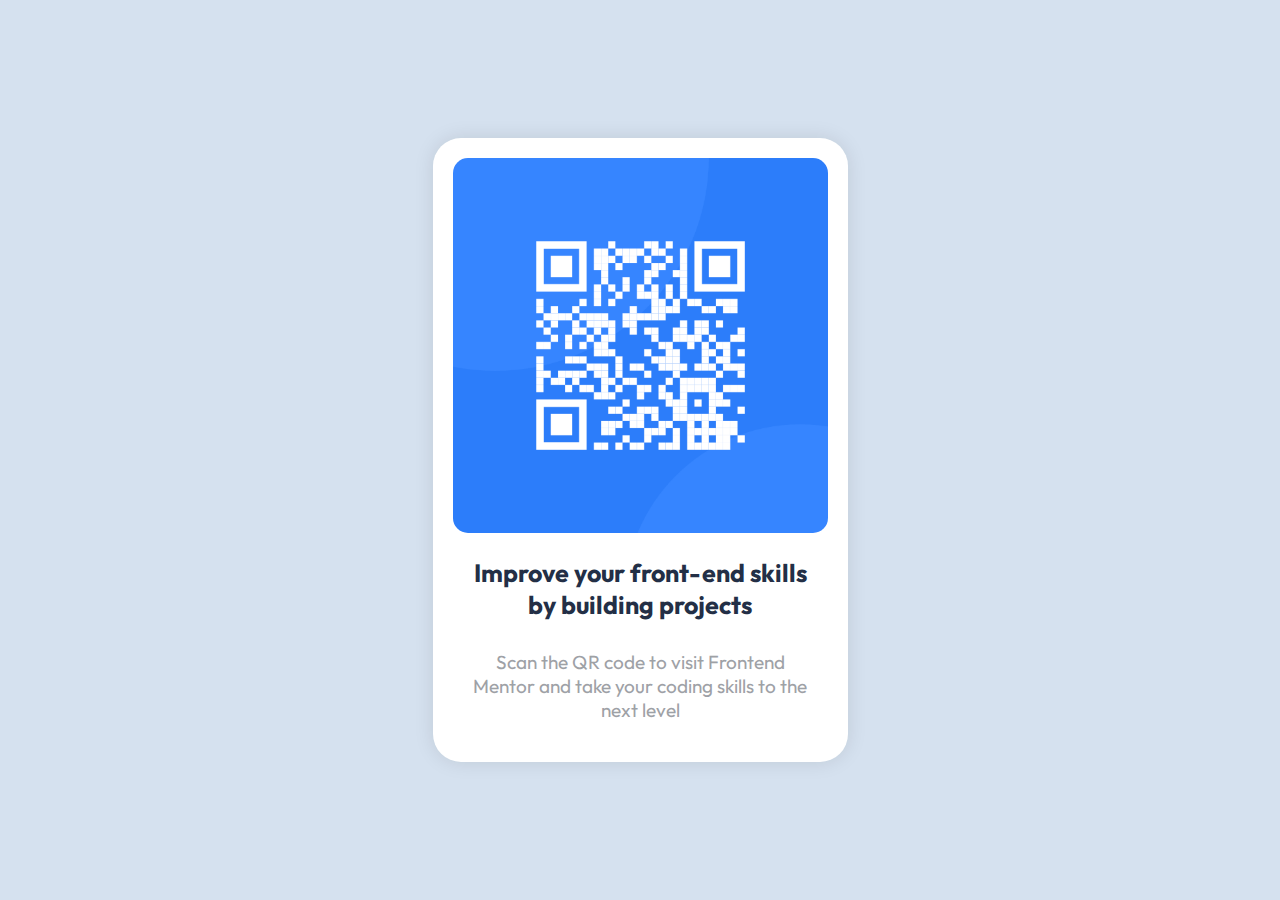
<file: index.html>
<!DOCTYPE html>
<html lang="en">
<head>
  <meta charset="UTF-8">
  <meta name="viewport" content="width=device-width, initial-scale=1.0"> <!-- displays site properly based on user's device -->
  <link rel="preconnect" href="https://fonts.googleapis.com">
  <link rel="preconnect" href="https://fonts.gstatic.com" crossorigin>
  <link href="https://fonts.googleapis.com/css2?family=Outfit:wght@100..900&display=swap" rel="stylesheet">
  <link rel="icon" type="image/png" sizes="32x32" href="./images/favicon-32x32.png">
  
  <title>Frontend Mentor | QR code component</title>

  <!-- Feel free to remove these styles or customise in your own stylesheet 👍 -->
  <style>
    *{
      box-sizing: border-box;
    }
    body {
      font-family: 'Poppins', sans-serif;
      margin: 0;
      padding: 0;
      display: flex;
      justify-content: center;
      align-items: center;
      height: 100vh;
      flex-direction: column;
      background-color: #d5e1ef;
    }
    img {
      width: 100%;
      
      border-radius: 15px;
    }
  .card {
      box-shadow: 0 0 20px rgba(0, 0, 0, 0.1);
      border-radius: 28px;
      overflow: hidden;
      padding: 20px;
      background-color: white;
      max-width: 415px;

    }
    .card-body {
      text-align: center;
      margin: 20px ;

    }
    .card-body h1 {
      font-size: 25px;
      color: #232f46;
      font-family: 'outfit', sans-serif;


    }
    .card-body p {
      margin-top: 1.8rem;
      font-size: 19px;
      color: #9ea1a6;
      font-family: 'outfit', sans-serif;
      margin-bottom: 20px;

    }
    @media screen and (max-width: 375px) {
      .card {
        max-width: 90%;
        margin: 0px;
        padding: 15px;
      }
     
      .card-body h1 {
        font-size: 21px;
      }
      .card-body p {
        font-size: 16px;
      }
      
    }
  </style>
</head>


<div class="card">
<img src="./images/image-qr-code.png" alt="">
<div class="card-body">
  <h1>Improve your front-end skills by building projects</h1>
  <p>Scan the QR code to visit Frontend Mentor and take your coding skills to the next level</p>
</div>
</div>
<body>

</body>
</html>
</file>
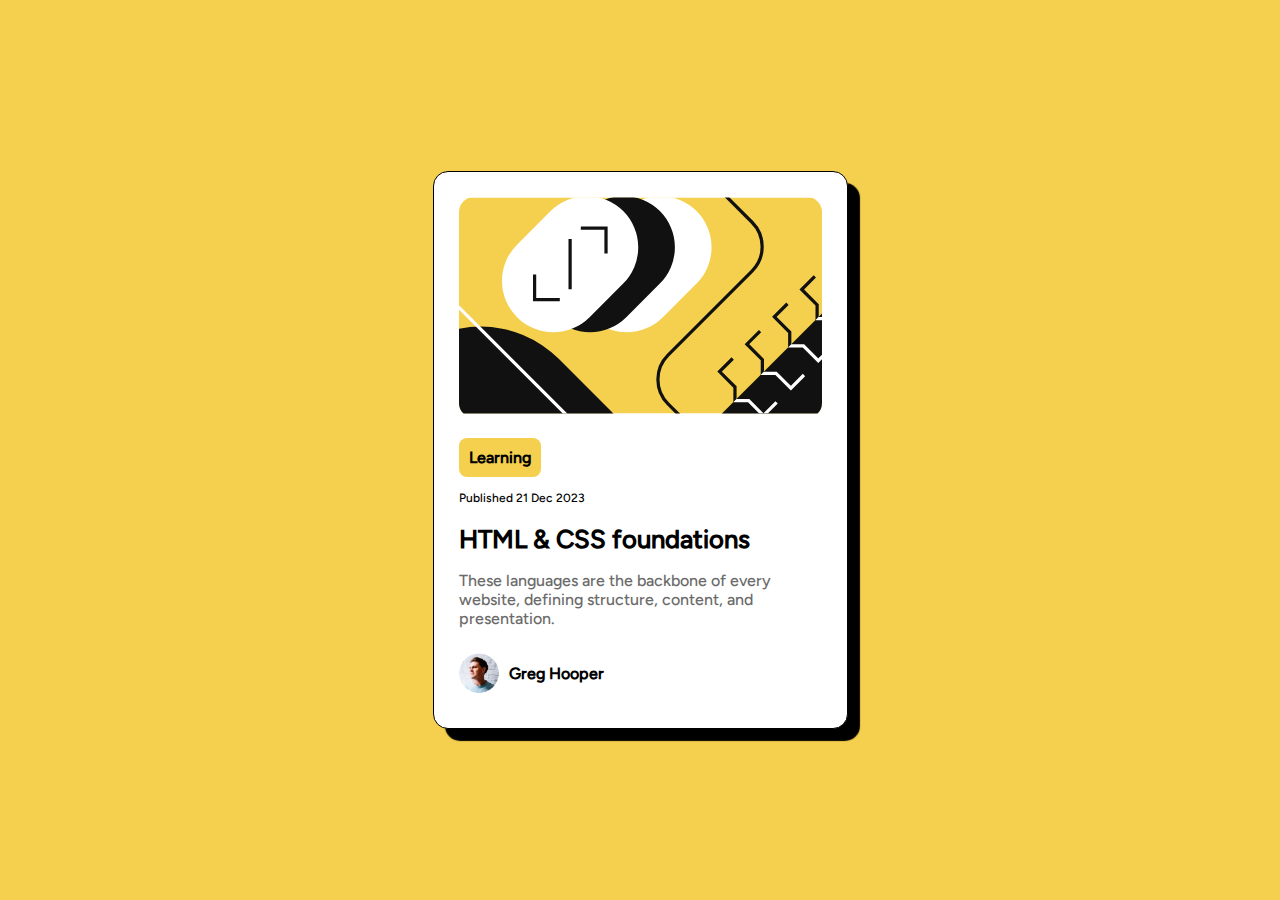
<file: blog-preview-card/index.html>
<!DOCTYPE html>
<html lang="en">

<head>
  <meta charset="UTF-8">
  <meta name="viewport" content="width=device-width, initial-scale=1.0">
  <!-- displays site properly based on user's device -->

  <link rel="icon" type="image/png" sizes="32x32" href="./assets/images/favicon-32x32.png">
  <link rel="stylesheet" href="./style.css">
  <title>Frontend Mentor | Blog preview card</title>
</head>

<body>

  <main>
    <div class="img-container"> 
      <img src="./assets/images/illustration-article.svg" alt="">
    </div>
    <div class="card-body">
      <div class="tags"><span class="tag">Learning</span></div>
      <span class="date">Published 21 Dec 2023</span>
      <h1>HTML & CSS foundations</h1>
      <p>
        These languages are the backbone of every website, defining structure, content, and presentation.
      </p>
    </div>
    <div class="card-footer">
      <img src="./assets/images/image-avatar.webp" alt="avatar">
      <span class="card-author"> Greg Hooper</span>
    </div>
  </main>
</body>

</html>
</file>
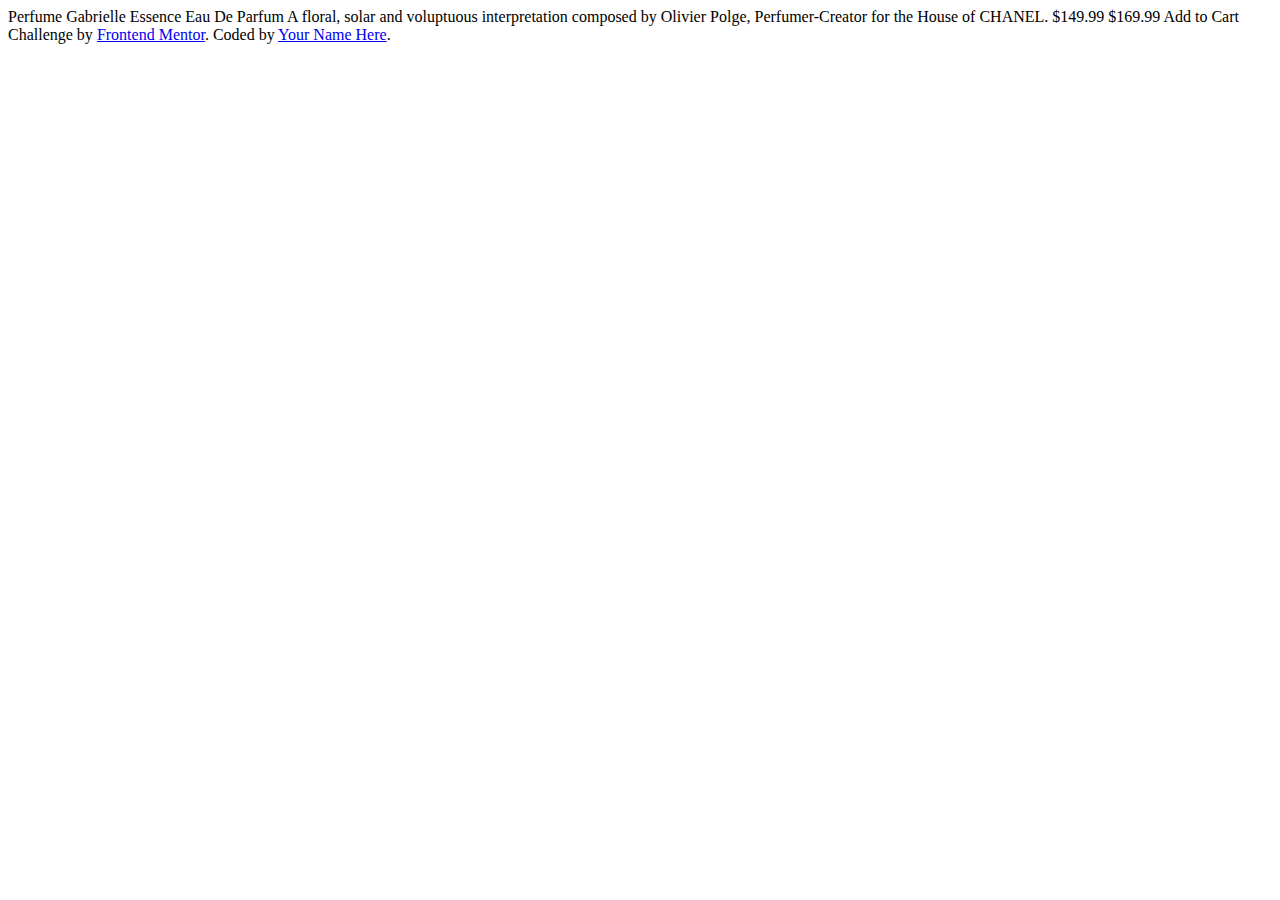
<file: product-preview-card-component/index.html>
<!DOCTYPE html>
<html lang="en">
<head>
  <meta charset="UTF-8">
  <meta name="viewport" content="width=device-width, initial-scale=1.0"> <!-- displays site properly based on user's device -->

  <link rel="icon" type="image/png" sizes="32x32" href="./images/favicon-32x32.png">
  
  <title>Frontend Mentor | Product preview card component</title>

  <!-- Feel free to remove these styles or customise in your own stylesheet 👍 -->
  
</head>
<body>

  Perfume

  Gabrielle Essence Eau De Parfum

  A floral, solar and voluptuous interpretation composed by Olivier Polge, 
  Perfumer-Creator for the House of CHANEL.

  $149.99
  $169.99

  Add to Cart
  
  <div class="attribution">
    Challenge by <a href="https://www.frontendmentor.io?ref=challenge" target="_blank">Frontend Mentor</a>. 
    Coded by <a href="#">Your Name Here</a>.
  </div>
</body>
</html>
</file>
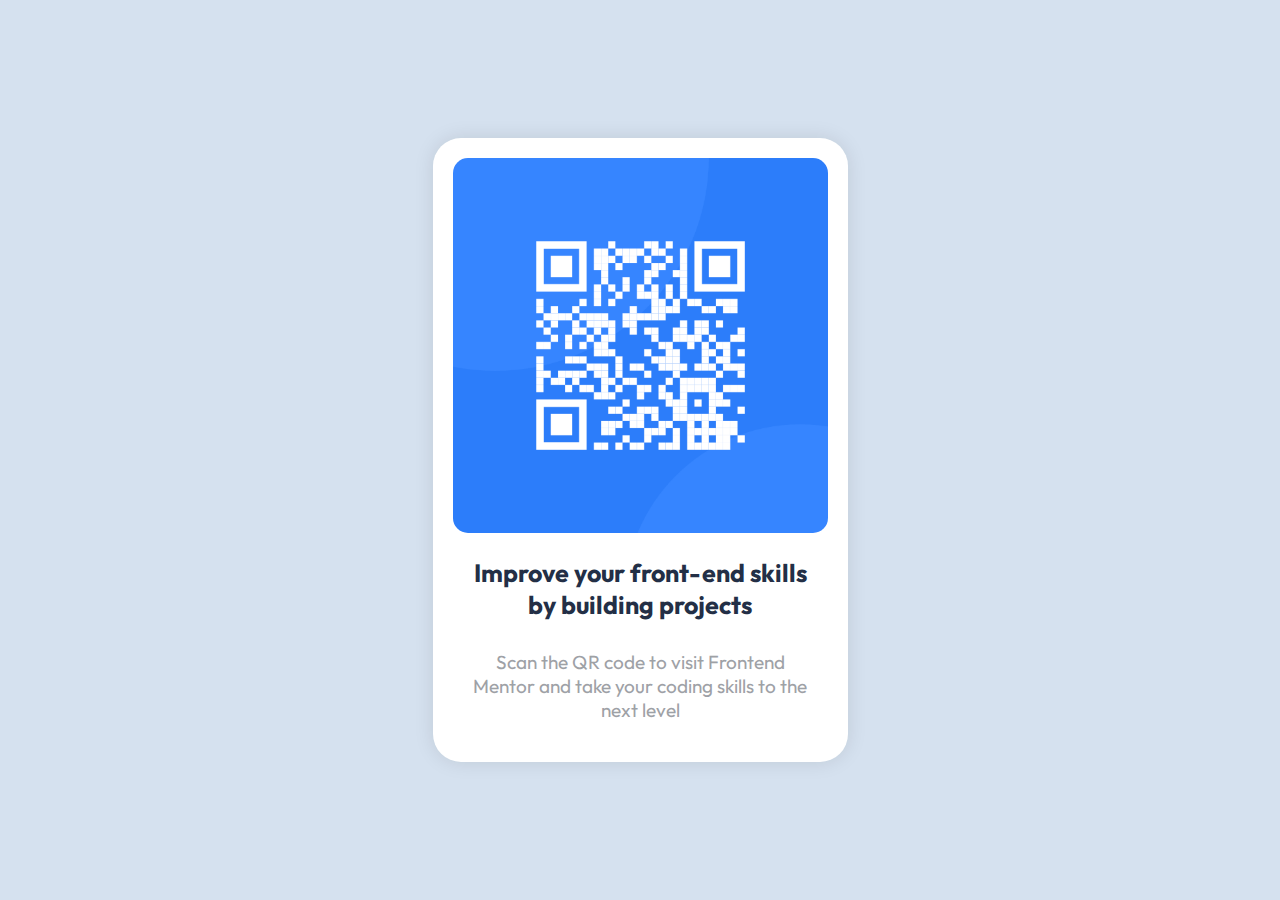
<file: qr-code-component/index.html>
<!DOCTYPE html>
<html lang="en">
<head>
  <meta charset="UTF-8">
  <meta name="viewport" content="width=device-width, initial-scale=1.0"> <!-- displays site properly based on user's device -->
  <link rel="preconnect" href="https://fonts.googleapis.com">
  <link rel="preconnect" href="https://fonts.gstatic.com" crossorigin>
  <link href="https://fonts.googleapis.com/css2?family=Outfit:wght@100..900&display=swap" rel="stylesheet">
  <link rel="icon" type="image/png" sizes="32x32" href="./images/favicon-32x32.png">
  
  <title>Frontend Mentor | QR code component</title>

  <!-- Feel free to remove these styles or customise in your own stylesheet 👍 -->
  <style>
    *{
      box-sizing: border-box;
    }
    body {
      font-family: 'Poppins', sans-serif;
      margin: 0;
      padding: 0;
      display: flex;
      justify-content: center;
      align-items: center;
      height: 100vh;
      flex-direction: column;
      background-color: #d5e1ef;
    }
    img {
      width: 100%;
      
      border-radius: 15px;
    }
  .card {
      box-shadow: 0 0 20px rgba(0, 0, 0, 0.1);
      border-radius: 28px;
      overflow: hidden;
      padding: 20px;
      background-color: white;
      max-width: 415px;

    }
    .card-body {
      text-align: center;
      margin: 20px ;

    }
    .card-body h1 {
      font-size: 25px;
      color: #232f46;
      font-family: 'outfit', sans-serif;


    }
    .card-body p {
      margin-top: 1.8rem;
      font-size: 19px;
      color: #9ea1a6;
      font-family: 'outfit', sans-serif;
      margin-bottom: 20px;

    }
    @media screen and (max-width: 375px) {
      .card {
        max-width: 90%;
        margin: 0px;
        padding: 15px;
      }
     
      .card-body h1 {
        font-size: 21px;
      }
      .card-body p {
        font-size: 16px;
      }
      
    }
  </style>
</head>


<main class="card">
<img src="./images/image-qr-code.png" alt="">
<div class="card-body">
  <h1>Improve your front-end skills by building projects</h1>
  <p>Scan the QR code to visit Frontend Mentor and take your coding skills to the next level</p>
</div>
</main>
<body>

</body>
</html>
</file>
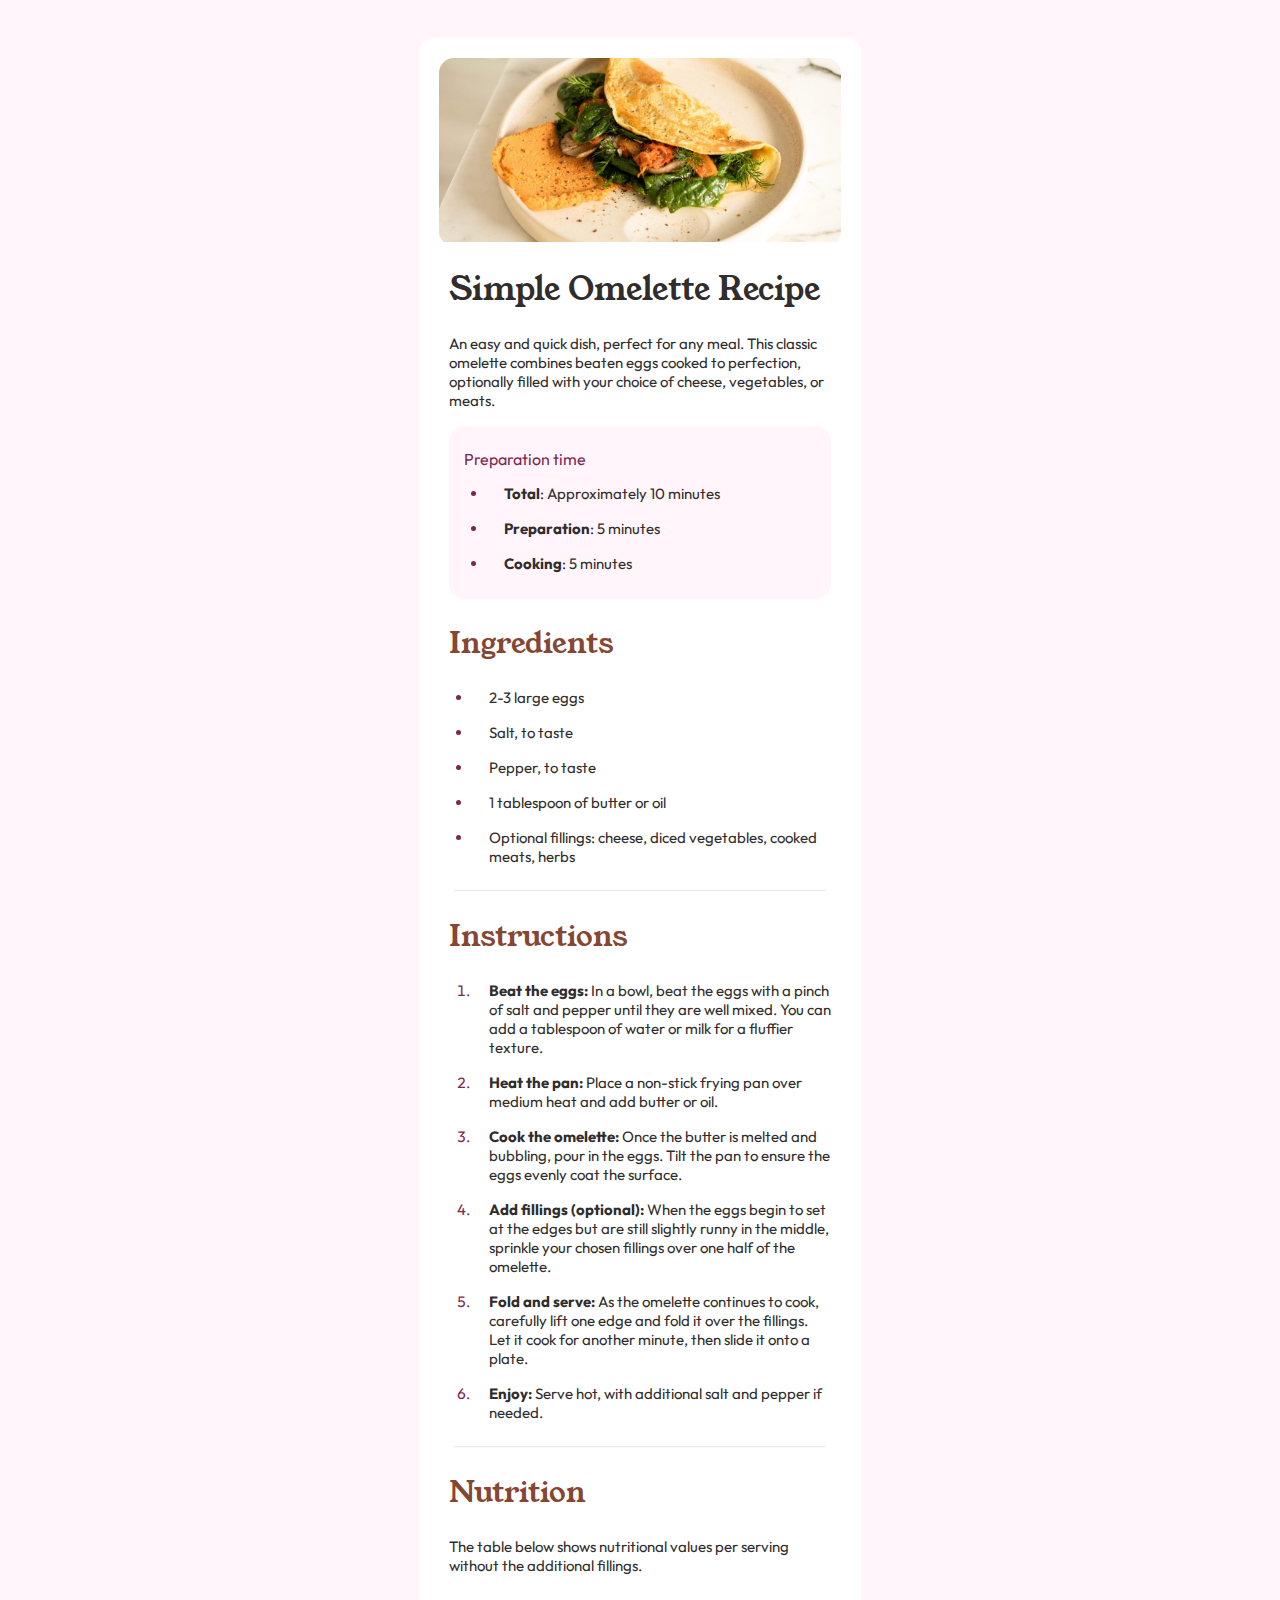
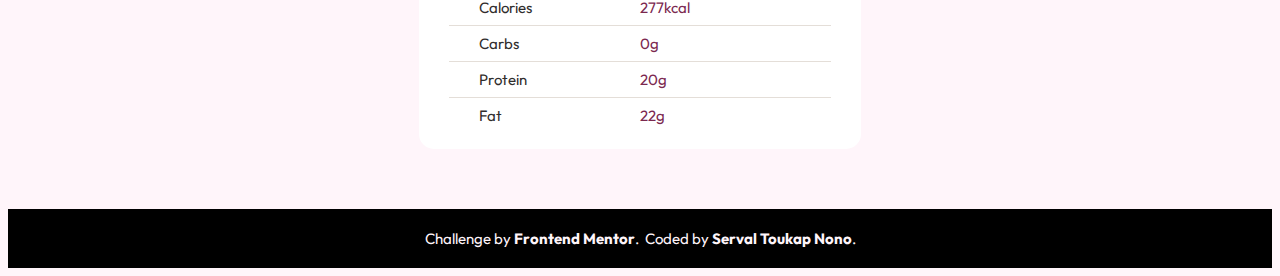
<file: recipe-page/index.html>
<!DOCTYPE html>
<html lang="en">
<head>
  <meta charset="UTF-8">
  <meta name="viewport" content="width=device-width, initial-scale=1.0"> <!-- displays site properly based on user's device -->

  <link rel="icon" type="image/png" sizes="32x32" href="./assets/images/favicon-32x32.png">
  <link rel="stylesheet" href="style.css">
  <title>Frontend Mentor | Recipe page</title>
</head>
<body>

<main>
  <header>
    <img src="./assets/images/image-omelette.jpeg" alt="">
  </header>

 <section class="recipe">
  <h1>Simple Omelette Recipe</h1>
  <p class="intro">
    An easy and quick dish, perfect for any meal. This classic omelette combines beaten eggs cooked 
    to perfection, optionally filled with your choice of cheese, vegetables, or meats.
  </p>
  <section class="prep-time">
    <h2>  Preparation time
    </h2>
    <ul>
      <li>  <strong>Total</strong>: Approximately 10 minutes
      </li>
      <li>  <strong>Preparation</strong>: 5 minutes
      </li>
      <li>  <strong>Cooking</strong>: 5 minutes
      </li>
    </ul>
  </section>
  <section>
    <h2>
      Ingredients
    </h2>
    <ul>
      <li>2-3 large eggs</li>
      <li>Salt, to taste</li>
      <li>Pepper, to taste</li>
      <li>1 tablespoon of butter or oil</li>
      <li>Optional fillings: cheese, diced vegetables, cooked meats, herbs</li>
    </ul>    
  </section>
  <hr>
  <section>
    <h2>Instructions</h2>
    <ol>
      <li><strong>Beat the eggs:</strong> In a bowl, beat the eggs with a pinch of salt and pepper until they are well mixed. 
        You can add a tablespoon of water or milk for a fluffier texture.
      </li>
      <li><strong>Heat the pan:</strong> Place a non-stick frying pan over medium heat and add butter or oil.</li>
      <li><strong>Cook the omelette:</strong> Once the butter is melted and bubbling, pour in the eggs. Tilt the pan to ensure 
        the eggs evenly coat the surface.
      </li>
      <li><strong>Add fillings (optional):</strong> When the eggs begin to set at the edges but are still slightly runny in the 
        middle, sprinkle your chosen fillings over one half of the omelette.
      </li>
      <li><strong>Fold and serve:</strong> As the omelette continues to cook, carefully lift one edge and fold it over the 
        fillings. Let it cook for another minute, then slide it onto a plate.
      </li>
      <li><strong>Enjoy:</strong> Serve hot, with additional salt and pepper if needed.</li>
    </ol>
    
  </section>
<hr>
<section>
  <h2>Nutrition</h2>
  <p>
    The table below shows nutritional values per serving without the additional fillings.
  </p>
  <table>
    <table>
      
      <tbody>
        <tr>
          <td>Calories</td>
          <td>277kcal</td>
        </tr>
        <tr>
          <td>Carbs</td>
          <td>0g</td>
        </tr>
        <tr>
          <td>Protein</td>
          <td>20g</td>
        </tr>
        <tr>
          <td>Fat</td>
          <td>22g</td>
        </tr>
      </tbody>
    </table>
    
  </table>
</section>
  
 </section>
</main>

<footer class="attribution">
  
    Challenge by
    <a href="https://www.frontendmentor.io?ref=challenge" target="_blank"
      >Frontend Mentor</a
    >.&nbsp
    Coded by
    <a href="https://www.frontendmentor.io/profile/deusPride"
      >Serval Toukap Nono</a
    >.
</footer>
</body>
</html>
</file>
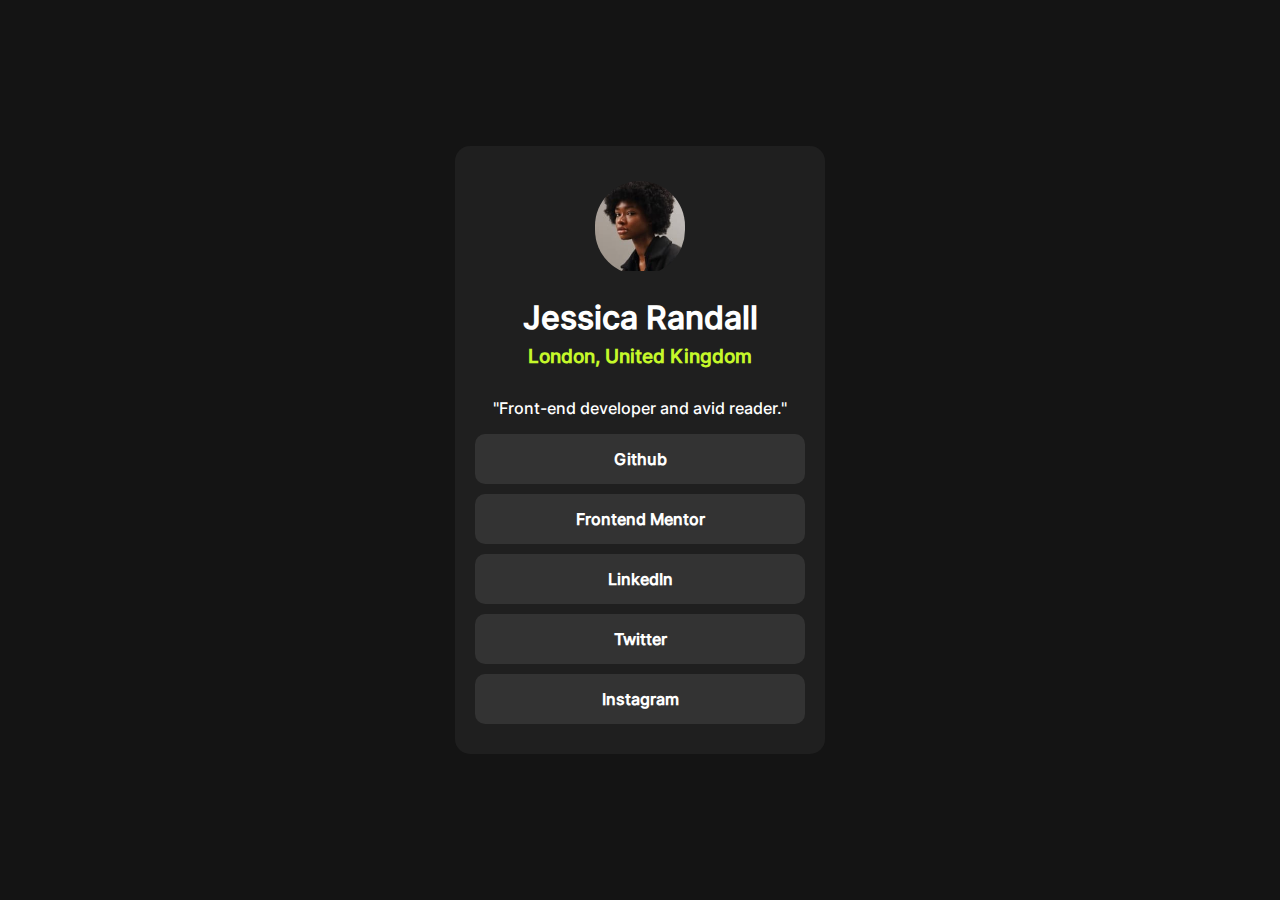
<file: social-links-profile/index.html>
<!DOCTYPE html>
<html lang="en">

<head>
  <meta charset="UTF-8">
  <meta name="viewport" content="width=device-width, initial-scale=1.0">
  <!-- displays site properly based on user's device -->
  <link rel="stylesheet" href="./style.css">
  <link rel="icon" type="image/png" sizes="32x32" href="./assets/images/favicon-32x32.png">
  <title>Frontend Mentor | Social links profile</title>
</head>

<body>
  <main>
    <header>
      <div class="img-container">
        <img src="./assets/images/avatar-jessica.jpeg" alt="profile picture">
      </div>
      <div class="infos">
        <h1>Jessica Randall</h1>
        <h3>London, United Kingdom</h3>
      </div>
      

    </header>
    <p>"Front-end developer and avid reader."</p>

    <nav>
      <div class="nav-link"><a href="#">Github</a></div>
      <div class="nav-link"><a href="#">Frontend Mentor</a></div>
      <div class="nav-link"><a href="#">LinkedIn</a></div>
      <div class="nav-link"><a href="#">Twitter</a></div>
      <div class="nav-link"><a href="#">Instagram</a></div>
    </nav>
  </main>

</body>

</html>
</file>
<file: blog-preview-card/style.css>
@font-face {
    font-family: Figtree;
    src: url('./assets/fonts/Figtree-VariableFont_wght.ttf');
    font-weight: 500;
}


*{
    box-sizing: border-box;
    transition: all 0.5s ease;
}

body{
    background-color: hsl(47, 88%, 63%);
    font-family: Figtree;
    margin: 0;
    padding: 0;
    display: flex;
    justify-content: center;
    align-items: center;
    height: 100vh;
    flex-direction: column;
    
  }
  main{
    background-color: white;
    border-radius: 15px;
    box-shadow: 12px 12px 1px rgba(0, 0, 0, 1);
    padding: 25px;
    max-width: 415px;
    border: 1px solid #000;
  }
  img{
    width: 100%;
    cursor: pointer;
}
  .card-body{
    margin-bottom: 15px;
    flex-direction: column;
  }
  span{
    margin-top: 20px;
    margin-bottom: 20px;
  }
  .card-body .date{
    font-size: 12px;
  }
    .tag{
    display: inline-block;
    background-color:hsl(47, 88%, 63%); 
    padding: 10px;
    font-weight: bold;
    border-radius: 8px;
    margin-bottom: 10px;
  }
  .card-body h1{
    font-size: 1.6rem;
    font-weight: 800;
}
.img-container{
    overflow: hidden;
    border-radius: 15px;

  } 
  .img-container img:hover{
    transform: scale(1.2);

  }
  .card-body p{
    color: hsl(0, 0%, 42%);
    font-size: 16px;
  }
  .card-footer{
    display: flex;
    align-items: center;
    gap:10px;
    font-weight: 800;
  }
  .card-footer img{
    width: 40px;
    height: 40px;
    border-radius: 50%;
  }
  .card-body h1:hover{
    font-size: 1.7rem;
    margin-top: 10px;
}
  @media screen and (max-width: 375px){
    main{
      width: 90%;
      margin: 15px;
    }
    .card-body h1{
        font-size: 1.1rem;
    }
    .card-body p{
        font-size: 1rem;
    }
    
  }
</file>
<file: recipe-page/style.css>
@font-face {
  font-family: Outfit;
  src: url('./assets/fonts/outfit/Outfit-VariableFont_wght.ttf');
}

@font-face {
  font-family: YoundSerif;
  src: url('./assets/fonts/young-serif/YoungSerif-Regular.ttf');
}

* {
  box-sizing: border-box;
  transition: all 0.5s ease;
  font-family: Outfit;

}

body {
  background-color: hsl(330, 100%, 98%);
  display: flex;
  flex-direction: column;
  justify-content: center;
  align-items: center;
  color: hsl(30, 10%, 34%);
  font-family: Outfit;
  font-size: 15px;
}


main {
  margin-top: 30px;
  background-color: hsl(0, 0%, 100%);
  border-radius: 15px;
  width: clamp(35%, 100%, 375px);
  color: hsl(24, 5%, 18%);
}

header {
  margin: 20px;
  overflow: hidden;
  border-radius: 15px;

}

img {
  width: 100%;
  cursor: pointer;
}

header img:hover {
  transform: scale(1.2);
}

h1,
h2 {
  font-family: YoundSerif;
  font-weight: 400;
}
h1{
  font-size: 2rem;
}
h2 {
  color: hsl(14, 45%, 36%);
  font-size: 1.8rem;
}
.prep-time h2,li::marker,tr td:last-child {
  color: hsl(332, 51%, 32%) !important;
}
.prep-time {
  background-color: hsl(330, 100%, 98%);
  padding:10px 15px;
  border-radius: 15px;
}
.prep-time h2{
  font-size: 1rem;
  font-family: outfit;
}
hr{
  margin: 1.5rem 5px;
  height: 1px;
  background-color:hsl(30, 18%, 87%);
  opacity: 0.2;
}
ul,ol{
  padding: 0px;
}
li{
  margin-left: 1.5rem;
  margin-bottom: 1rem;
  padding-left: 1rem;
}
section{
  margin: 1rem 0;
}
table{
  width: 100%;
  border-collapse: collapse;
}
th{
  text-align: left;
}
td{
  padding: .5rem 0;
}
tr{
  border-bottom: 1px solid hsl(30, 18%, 87%);
}
tr:last-child{
  border-bottom: none;
}
tr td:last-child {
  font-weight: 400;
  color: hsl(332, 51%, 32%);
  width: 50%;
}
tr td:first-child {
  padding-left: 30px;
}
.recipe {
  padding:0 30px;

}
@media screen and (max-width: 375px) {
  main {
    margin: 0;
    border-radius: 0;
    width: 100%;
  }
  header {
    margin: 0;
    overflow: hidden;
    border-radius: 0;
  
  }
body{
  margin: 0;
  padding: 0;
}
.recipe {
  padding:0 30px;

}
}

footer{
  padding: 20px;
  margin-top: 60px;
  background-color: hsl(0, 0%, 0%);
  width: 100%;
  text-align: center;
  color: hsl(330, 100%, 98%);
}
footer a{
  color: hsl(330, 100%, 98%);
  text-decoration: none;
  font-weight: 700;
}
footer a:hover{
  color: hsl(330, 74%, 60%);
font-size: 17px;
}
</file>
<file: social-links-profile/style.css>
@font-face {
  font-family: Inter;
  src: url('./assets/fonts/Inter-VariableFont_slnt\,wght.ttf');
  font-weight: 500;
}

* {
  box-sizing: border-box;
  transition: all 0.5s ease;
  font-family: Inter;

}
body {
  background-color: hsl(0, 0%, 8%);
  margin: 0;
  padding: 0;
  display: flex;
  justify-content: center;
  align-items: center;
  height: 100vh;
  flex-direction: column;
  color: hsl(0, 0%, 100%);

}
a{
  text-decoration: none;
  color: hsl(0, 0%, 100%);
}

main {
  background-color: hsl(0, 0%, 12%);
  border-radius: 15px;
  padding: 20px;
  width: clamp(360px, 95%, 370px);
  text-align: center;
}

header {
  display: flex;
  justify-content: space-between;
  align-items: center;
  margin-bottom: 20px;
  flex-direction: column;
}
h3{
  color:hsl(75, 94%, 57%);
margin: 0;
}
img {
  width: 100%;
  cursor: pointer;
}

.img-container {
  overflow: hidden;
  border-radius: 55px;
  width: 90px;
  margin:15px ;
}
.img-container:hover{
  box-shadow: 0 0 1px hsl(75, 94%, 57%);
}
.img-container img:hover {
  transform: scale(1.2);
}
h1{
  margin: 8px;
}
.infos{
  margin-bottom: 10px;
}

.nav-link {
  cursor: pointer;
  text-align: center;
  font-weight: 700;
  border-radius: 10px;
  padding: 15px;
  margin: 10px 0px;
  background-color: hsl(0, 0%, 20%);
  width: 100%;
}
.nav-link:hover {
  color:hsl(75, 94%, 57%);
  background-color: hsl(0, 0%, 25%);
  box-shadow: 0 3px 0px hsl(75, 94%, 57%);
  margin-bottom: 18px;
}
nav{
  margin-bottom: 30px 0px;
}
</file>
